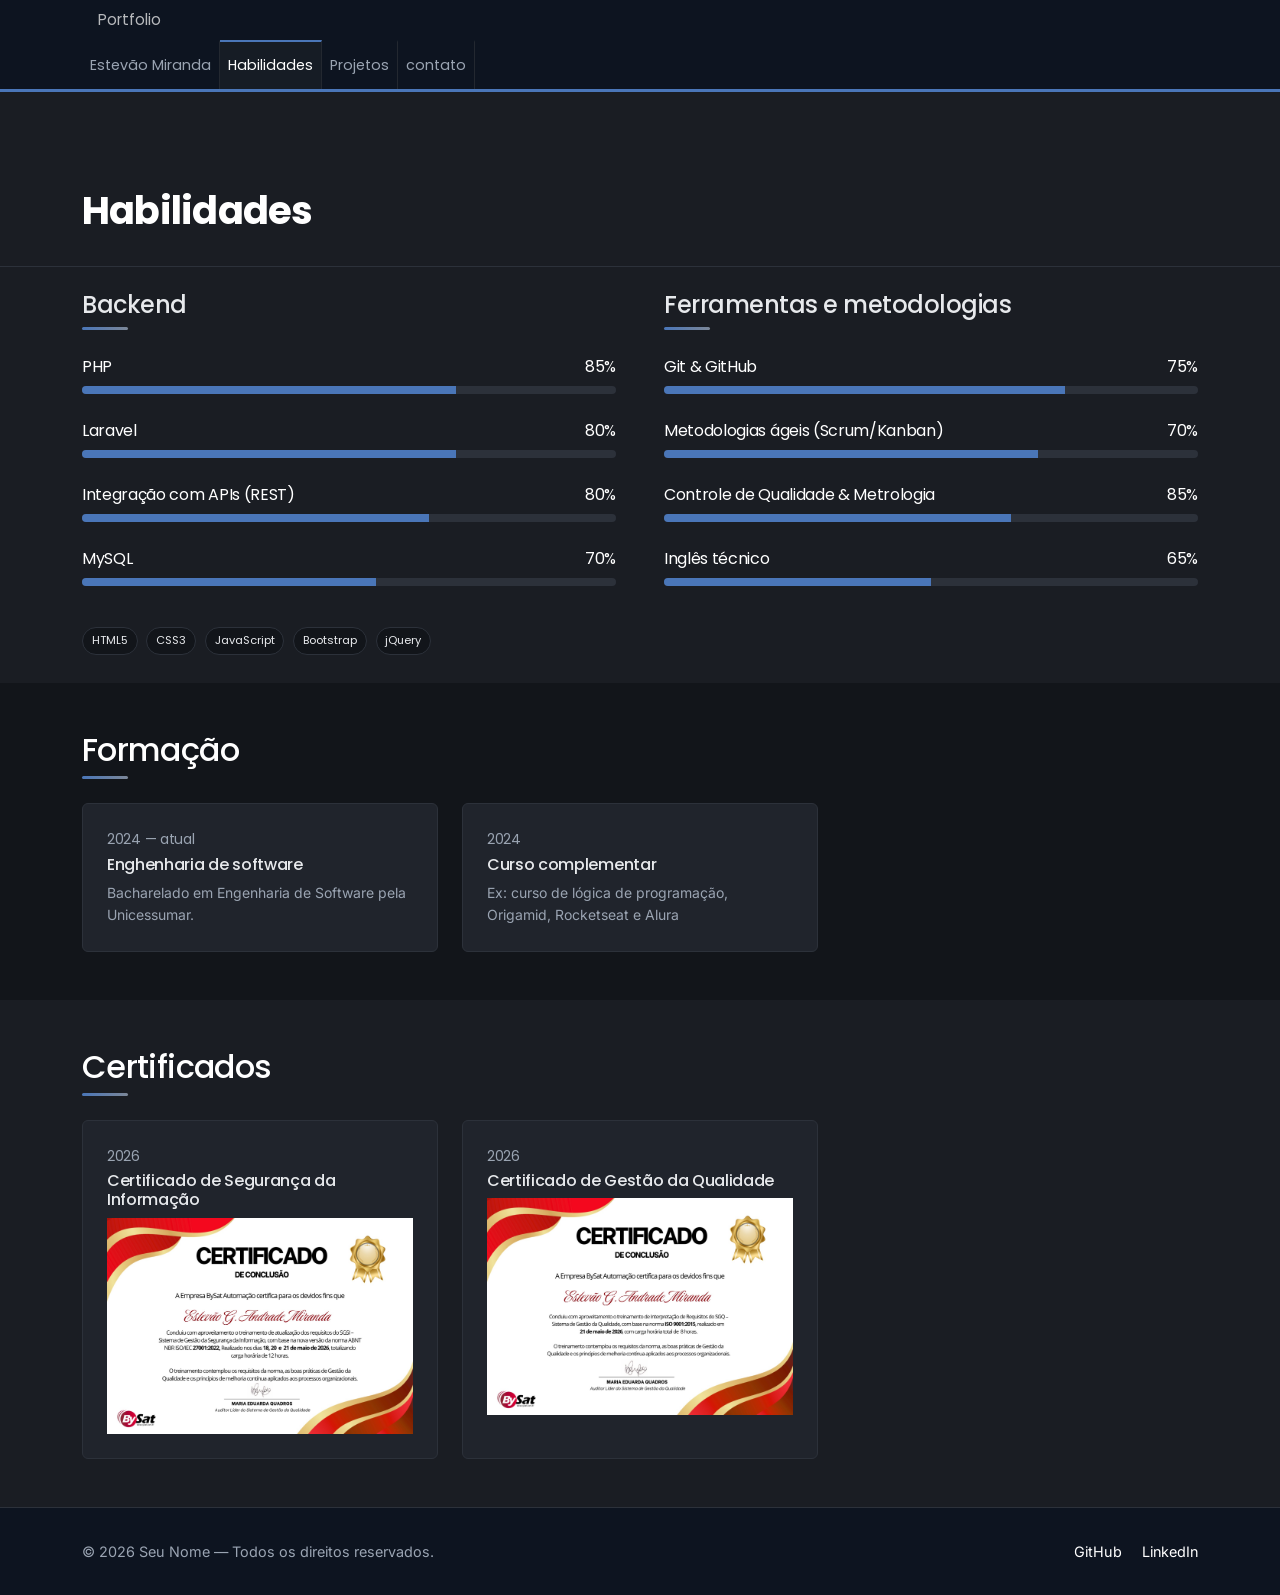
<file: habilidades.html>
<!DOCTYPE html>
<html lang="pt-BR">
<head>
  <meta charset="UTF-8" />
  <meta name="viewport" content="width=device-width, initial-scale=1.0" />
  <title>Habilidades | Estevão Miranda</title>

  <!-- SEO -->
  <meta name="description" content="Habilidades técnicas, ferramentas e formação de Estevão Miranda, desenvolvedor fullStack.">
  <meta name="author" content="Estevão Miranda">
  <meta name="robots" content="index, follow">
  <link rel="canonical" href="https://seusite.com.br/habilidades.html">
  <meta property="og:type" content="website">
  <meta property="og:title" content="Habilidades | Estevão Miranda">
  <meta property="og:description" content="Habilidades técnicas, ferramentas e formação de Estevão Miranda, desenvolvedor fullStack.">
  <meta property="og:url" content="https://seusite.com.br/habilidades.html">
  <meta property="og:locale" content="pt_BR">

  <link href="vendor/bootstrap/css/bootstrap.min.css" rel="stylesheet">
  <link rel="preconnect" href="https://fonts.googleapis.com">
  <link href="https://fonts.googleapis.com/css2?family=Inter:wght@400;500;600;700&family=Poppins:wght@500;600;700&display=swap" rel="stylesheet">
  <link rel="stylesheet" href="css/style.css">
</head>
<body>

  <!--  NAVBAR  -->
  <nav class="navbar navbar-expand-lg navbar-editor">
    <div class="container flex-column align-items-start">
      <span class="barra-titulo">Portfolio</span>
      <div class="d-flex w-100 justify-content-between align-items-center">
        <button class="navbar-toggler ms-auto d-lg-none" type="button" data-bs-toggle="collapse" data-bs-target="#menuPrincipal">
          <span class="navbar-toggler-icon"></span>
        </button>
        <div class="collapse navbar-collapse" id="menuPrincipal">
          <ul class="navbar-nav">
            <li class="nav-item"><a class="nav-link" href="index.html">Estevão Miranda</a></li>
            <li class="nav-item"><a class="nav-link" href="habilidades.html">Habilidades</a></li>
            <li class="nav-item"><a class="nav-link" href="projetos.html">Projetos</a></li>
            <li class="nav-item"><a class="nav-link" href="contato.html">contato</a></li>
          </ul>
        </div>
      </div>
    </div>
  </nav>

  <header class="secao-hero pb-4">
    <div class="container">
      <h1 class="hero-titulo titulo-pagina-secundaria">Habilidades</h1>
    </div>
  </header>

 <section class="py-4" id="secaoBarrasHabilidade">
    <div class="container">
      <div class="row g-5">

        <div class="col-md-6 revelar">
          <h2 class="h4 mb-4">Backend</h2>

          <div class="mb-4">
            <div class="d-flex justify-content-between fonte-mono"><span>PHP</span><span>85%</span></div>
            <div class="barra-habilidade"><div class="preenchimento" data-nivel="70"></div></div>
          </div>
          <div class="mb-4">
            <div class="d-flex justify-content-between fonte-mono"><span>Laravel</span><span>80%</span></div>
            <div class="barra-habilidade"><div class="preenchimento" data-nivel="70"></div></div>
          </div>
          <div class="mb-4">
            <div class="d-flex justify-content-between fonte-mono"><span>Integração com APIs (REST)</span><span>80%</span></div>
            <div class="barra-habilidade"><div class="preenchimento" data-nivel="65"></div></div>
          </div>
          <div class="mb-4">
            <div class="d-flex justify-content-between fonte-mono"><span>MySQL</span><span>70%</span></div>
            <div class="barra-habilidade"><div class="preenchimento" data-nivel="55"></div></div>
          </div>
        </div>

        <div class="col-md-6 revelar">
          <h2 class="h4 mb-4">Ferramentas e metodologias</h2>

          <div class="mb-4">
            <div class="d-flex justify-content-between fonte-mono"><span>Git &amp; GitHub</span><span>75%</span></div>
            <div class="barra-habilidade"><div class="preenchimento" data-nivel="75"></div></div>
          </div>
          <div class="mb-4">
            <div class="d-flex justify-content-between fonte-mono"><span>Metodologias ágeis (Scrum/Kanban)</span><span>70%</span></div>
            <div class="barra-habilidade"><div class="preenchimento" data-nivel="70"></div></div>
          </div>
          <div class="mb-4">
            <div class="d-flex justify-content-between fonte-mono"><span>Controle de Qualidade &amp; Metrologia</span><span>85%</span></div>
            <div class="barra-habilidade"><div class="preenchimento" data-nivel="65"></div></div>
          </div>
          <div class="mb-4">
            <div class="d-flex justify-content-between fonte-mono"><span>Inglês técnico</span><span>65%</span></div>
            <div class="barra-habilidade"><div class="preenchimento" data-nivel="50"></div></div>
          </div>
        </div>

      </div>
      <div class="mt-3 revelar">
        <span class="badge-tecnologia">HTML5</span>
        <span class="badge-tecnologia">CSS3</span>
        <span class="badge-tecnologia">JavaScript</span>
        <span class="badge-tecnologia">Bootstrap</span>
        <span class="badge-tecnologia">jQuery</span>
      </div>
    </div>
  </section>

  <!--  FORMAÇÃO  -->
  <section class="py-5 secao-alternada">
    <div class="container">
      <h2 class="mb-4">Formação</h2>

      <div class="row g-4">
        <div class="col-md-4 revelar">
          <div class="cartao">
            <p class="fonte-mono text-muted small mb-1">2024 — atual</p>
            <h3 class="h6">Enghenharia de software</h3>
            <p class="text-muted small mb-0">Bacharelado em Engenharia de Software pela Unicessumar.</p>
          </div>
        </div>
        <div class="col-md-4 revelar">
          <div class="cartao">
            <p class="fonte-mono text-muted small mb-1">2024</p>
            <h3 class="h6">Curso complementar</h3>
            <p class="text-muted small mb-0">Ex: curso de lógica de programação, Origamid, Rocketseat e Alura</p>
          </div>
        </div>
      </div>
    </div>
  </section>
    <!--  CERTIFICADOS  -->
  <section class="py-5">
    <div class="container">
      <h2 class="mb-4">Certificados</h2>
      <div class="row g-4">
        <div class="col-md-4 revelar">    
          <div class="cartao">
            <p class="fonte-mono text-muted small mb-1">2026</p>
            <h3 class="h6">Certificado de Segurança da Informação</h3>
            <img src="assets/ISO27001.jpeg" alt="ISO27001:2015" class="img-fluid" loading="lazy">
          </div>
        </div>
        <div class="col-md-4 revelar">
          <div class="cartao">
            <p class="fonte-mono text-muted small mb-1">2026</p>
            <h3 class="h6">Certificado de Gestão da Qualidade</h3>
            <img src="assets/ISO9001.jpeg" alt="ISO9001:2015" class="img-fluid" loading="lazy">
          </div>
        </div>
      </div>
    </div>
  </section>

  <footer>
    <div class="container d-flex flex-wrap justify-content-between align-items-center">
      <span>&copy; <span id="anoAtual"></span> Seu Nome — Todos os direitos reservados.</span>
      <div>
        <a href="https://github.com/seu-usuario" target="_blank" class="me-3">GitHub</a>
        <a href="https://linkedin.com/in/seu-usuario" target="_blank">LinkedIn</a>
      </div>
    </div>
  </footer>

  <button id="botaoTopo" title="Voltar ao topo">&uarr;</button>

  <script src="vendor/jquery/jquery.min.js"></script>
  <script src="vendor/bootstrap/js/bootstrap.bundle.min.js"></script>
  <script src="js/script.js"></script>
  <script>$("#anoAtual").text(new Date().getFullYear());</script>
</body>
</html>
</file>
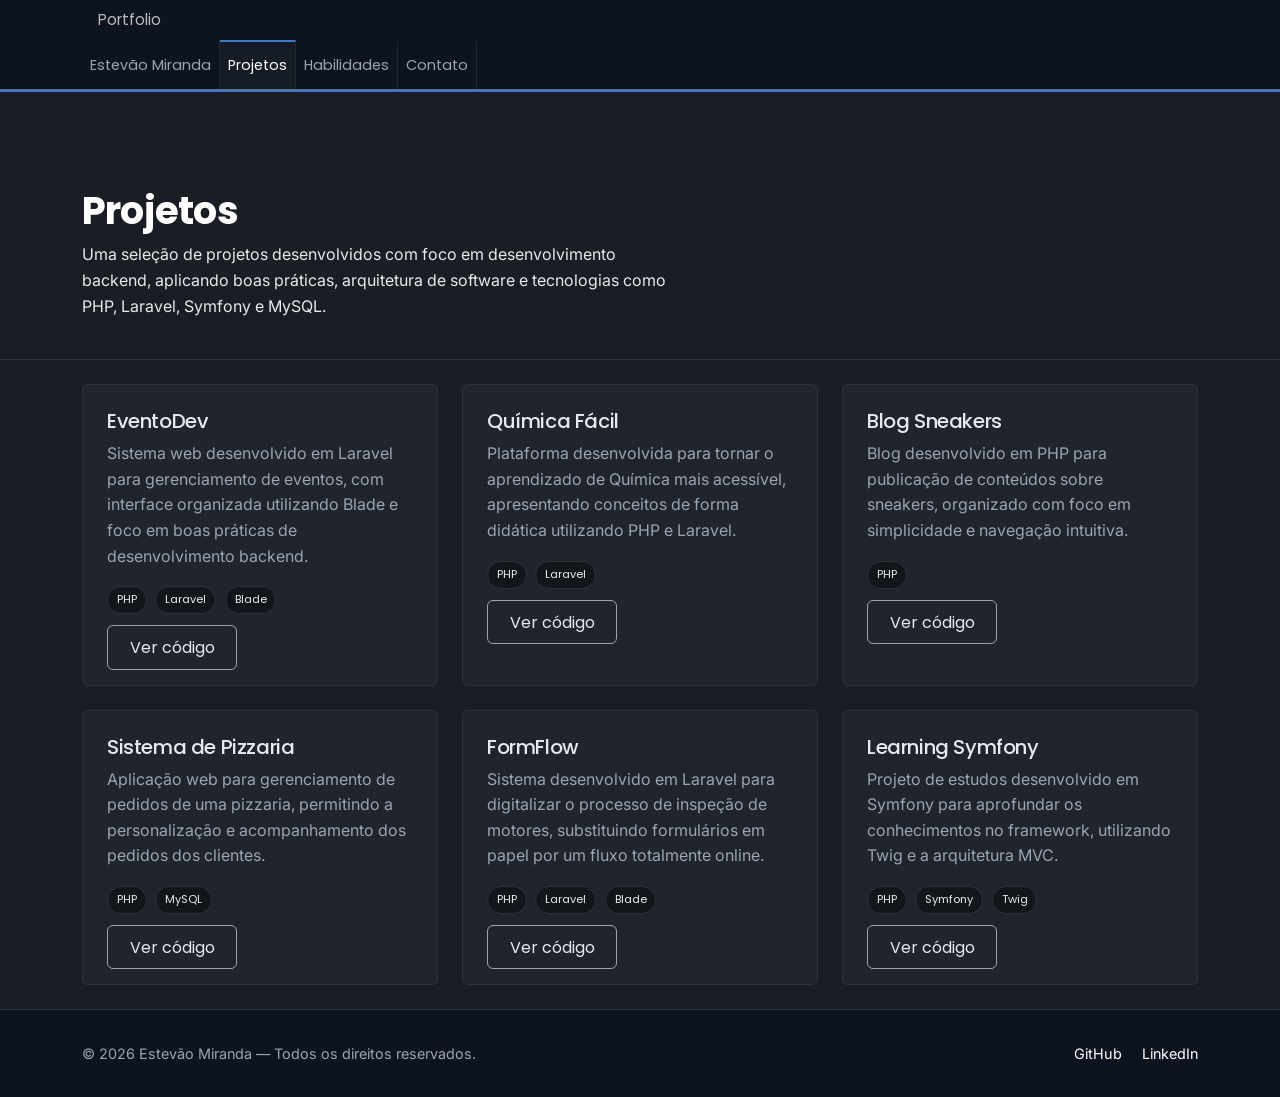
<file: projetos.html>
<!DOCTYPE html>
<html lang="pt-BR">
<head>
  <meta charset="UTF-8" />
  <meta name="viewport" content="width=device-width, initial-scale=1.0" />
  <title>Projetos | Estevão Miranda</title>

  <!-- SEO básico -->
  <meta name="description" content="Conheça os projetos front-end desenvolvidos por Estevão Miranda, com links de código e demonstração.">
  <meta name="author" content="Estevão Miranda">
  <meta name="robots" content="index, follow">
  <link rel="canonical" href="https://seusite.com.br/projetos.html">
  <meta property="og:type" content="website">
  <meta property="og:title" content="Projetos | Estevão Miranda">
  <meta property="og:description" content="Conheça os projetos front-end desenvolvidos por Estevão Miranda.">
  <meta property="og:url" content="https://seusite.com.br/projetos.html">
  <meta property="og:locale" content="pt_BR">
  <link href="vendor/bootstrap/css/bootstrap.min.css" rel="stylesheet">
  <link rel="preconnect" href="https://fonts.googleapis.com">
  <link href="https://fonts.googleapis.com/css2?family=Inter:wght@400;500;600;700&family=Poppins:wght@500;600;700&display=swap" rel="stylesheet">
  <link rel="stylesheet" href="css/style.css">
</head>
<body>

  <!--  NAVBAR  -->
  <nav class="navbar navbar-expand-lg navbar-editor">
    <div class="container flex-column align-items-start">
      <span class="barra-titulo">Portfolio</span>
      <div class="d-flex w-100 justify-content-between align-items-center">
        <button class="navbar-toggler ms-auto d-lg-none" type="button" data-bs-toggle="collapse" data-bs-target="#menuPrincipal">
          <span class="navbar-toggler-icon"></span>
        </button>
        <div class="collapse navbar-collapse" id="menuPrincipal">
          <ul class="navbar-nav">
            <li class="nav-item"><a class="nav-link" href="index.html">Estevão Miranda</a></li>
            <li class="nav-item"><a class="nav-link" href="projetos.html">Projetos</a></li>
            <li class="nav-item"><a class="nav-link" href="habilidades.html">Habilidades</a></li>
            <li class="nav-item"><a class="nav-link" href="contato.html">Contato</a></li>
          </ul>
        </div>
      </div>
    </div>
  </nav>

  <header class="secao-hero pb-4">
    <div class="container">
      <h1 class="hero-titulo titulo-pagina-secundaria">Projetos</h1>
      <p class="texto-introducao-secao">
        Uma seleção de projetos desenvolvidos com foco em desenvolvimento backend, aplicando boas práticas, arquitetura de software e tecnologias como PHP, Laravel, Symfony e MySQL.
      </p>
    </div>
  </header>

  <section class="py-4">
    <div class="container">

      <h2 class="visually-hidden">Lista de projetos</h2>

       <div class="row g-4">
        <!-- EventoDev -->
        <div class="col-md-6 col-lg-4 item-projeto" data-tecnologias="php,laravel,blade">
          <div class="cartao revelar">
            <h3 class="h5">EventoDev</h3>
            <p class="text-muted">
              Sistema web desenvolvido em Laravel para gerenciamento de eventos,
              com interface organizada utilizando Blade e foco em boas práticas de
              desenvolvimento backend.
            </p>
            <div class="mb-3">
              <span class="badge-tecnologia">PHP</span>
              <span class="badge-tecnologia">Laravel</span>
              <span class="badge-tecnologia">Blade</span>
            </div>
            <a href="https://github.com/EstevaoA98/EventDev" target="_blank" class="btn-contorno btn-sm">
              Ver código
            </a>
          </div>
        </div>

        <!-- Química Fácil -->
        <div class="col-md-6 col-lg-4 item-projeto" data-tecnologias="php,laravel">
          <div class="cartao revelar">
            <h3 class="h5">Química Fácil</h3>
            <p class="text-muted">
              Plataforma desenvolvida para tornar o aprendizado de Química mais
              acessível, apresentando conceitos de forma didática utilizando PHP e
              Laravel.
            </p>
            <div class="mb-3">
              <span class="badge-tecnologia">PHP</span>
              <span class="badge-tecnologia">Laravel</span>
            </div>
            <a href="https://github.com/EstevaoA98/QuimicaFacil-PHP-Laravel" target="_blank" class="btn-contorno btn-sm">
              Ver código
            </a>
          </div>
        </div>

        <!-- Blog Sneakers -->
        <div class="col-md-6 col-lg-4 item-projeto" data-tecnologias="php">
          <div class="cartao revelar">
            <h3 class="h5">Blog Sneakers</h3>
            <p class="text-muted">
              Blog desenvolvido em PHP para publicação de conteúdos sobre sneakers,
              organizado com foco em simplicidade e navegação intuitiva.
            </p>
            <div class="mb-3">
              <span class="badge-tecnologia">PHP</span>
            </div>
            <a href="https://github.com/EstevaoA98/BlogSneakers" target="_blank" class="btn-contorno btn-sm">
              Ver código
            </a>
          </div>
        </div>

        <!-- Projeto Pizzaria -->
        <div class="col-md-6 col-lg-4 item-projeto" data-tecnologias="php,mysql">
          <div class="cartao revelar">
            <h3 class="h5">Sistema de Pizzaria</h3>
            <p class="text-muted">
              Aplicação web para gerenciamento de pedidos de uma pizzaria,
              permitindo a personalização e acompanhamento dos pedidos dos clientes.
            </p>
            <div class="mb-3">
              <span class="badge-tecnologia">PHP</span>
              <span class="badge-tecnologia">MySQL</span>
            </div>
            <a href="https://github.com/EstevaoA98/PROJETO-Pizzaria" target="_blank" class="btn-contorno btn-sm">
              Ver código
            </a>
          </div>
        </div>

        <!-- FormFlow -->
        <div class="col-md-6 col-lg-4 item-projeto" data-tecnologias="php,laravel,blade">
          <div class="cartao revelar">
            <h3 class="h5">FormFlow</h3>
            <p class="text-muted">
              Sistema desenvolvido em Laravel para digitalizar o processo de
              inspeção de motores, substituindo formulários em papel por um fluxo
              totalmente online.
            </p>
            <div class="mb-3">
              <span class="badge-tecnologia">PHP</span>
              <span class="badge-tecnologia">Laravel</span>
              <span class="badge-tecnologia">Blade</span>
            </div>
            <a href="https://github.com/EstevaoA98/FormFlow" target="_blank" class="btn-contorno btn-sm">
              Ver código
            </a>
          </div>
        </div>

        <!-- Learning Symfony -->
        <div class="col-md-6 col-lg-4 item-projeto" data-tecnologias="php,symfony,twig">
          <div class="cartao revelar">
            <h3 class="h5">Learning Symfony</h3>
            <p class="text-muted">
              Projeto de estudos desenvolvido em Symfony para aprofundar os
              conhecimentos no framework, utilizando Twig e a arquitetura MVC.
            </p>
            <div class="mb-3">
              <span class="badge-tecnologia">PHP</span>
              <span class="badge-tecnologia">Symfony</span>
              <span class="badge-tecnologia">Twig</span>
            </div>
            <a href="https://github.com/EstevaoA98/LearningSymfony" target="_blank" class="btn-contorno btn-sm">
              Ver código
            </a>
          </div>
        </div>

      </div>
    </div>
  </section>

  <footer>
    <div class="container d-flex flex-wrap justify-content-between align-items-center">
      <span>&copy; <span id="anoAtual"></span> Estevão Miranda — Todos os direitos reservados.</span>
      <div>
        <a href="https://github.com/EstevaoA98" target="_blank" class="me-3">GitHub</a>
        <a href="https://www.linkedin.com/in/estevaomiranda/" target="_blank">LinkedIn</a>
      </div>
    </div>
  </footer>

  <button id="botaoTopo" title="Voltar ao topo">&uarr;</button>

  <script src="vendor/jquery/jquery.min.js"></script>
  <script src="vendor/bootstrap/js/bootstrap.bundle.min.js"></script>
  <script src="js/script.js"></script>
  <script>$("#anoAtual").text(new Date().getFullYear());</script>
</body>
</html>
</file>
<file: css/style.css>
:root {
  --cor-fundo: #1a1d23;          
  --cor-fundo-alt: #12151a;      
  --cor-superficie: #0d1420;      
  --cor-cartao: #20242c;          
  --cor-texto: #e7e9ec;           
  --cor-texto-suave: #9aa4b2;     
  --cor-acento: #4a76b8;          
  --cor-acento-escuro: #2f4d78;   
  --cor-acento-2: #7c8798;       
  --cor-borda: #2c313a;

  --fonte-titulo: "Poppins", "Segoe UI", Arial, sans-serif;
  --fonte-texto: "Inter", "Segoe UI", Arial, sans-serif;

  --raio: 6px;
  --transicao: 0.2s ease;
}

* {
  box-sizing: border-box;
}

body {
  background-color: var(--cor-fundo);
  color: var(--cor-texto);
  font-family: var(--fonte-texto);
  line-height: 1.6;
}

h1, h2, h3, h4, .fonte-mono {
  font-family: var(--fonte-titulo);
  letter-spacing: -0.02em;
  color: #fff;
}

a {
  color: var(--cor-acento);
  text-decoration: none;
}

a:hover {
  color: #6f9ad6;
}

.text-muted {
  color: var(--cor-texto-suave) !important;
}

/* Marcador tipo "comentário de código" */
.rotulo-comentario {
  display: inline-block;
  font-family: var(--fonte-titulo);
  font-size: 0.85rem;
  color: #6f9ad6;
  margin-bottom: 0.5rem;
}

.rotulo-comentario::before {
  content: "// ";
  color: var(--cor-texto-suave);
}

/* Barra de navegação estilo "abas de editor" */
.navbar-editor {
  background-color: var(--cor-superficie);
  border-bottom: 3px solid var(--cor-acento);
  padding: 0;
}

.navbar-editor .barra-titulo {
  font-family: var(--fonte-titulo);
  color: #fff;
  font-size: 0.95rem;
  padding: 0.5rem 1rem;
  opacity: 0.7;
}

.navbar-editor .nav-link {
  font-family: var(--fonte-titulo);
  font-size: 0.9rem;
  color: #9aa4b2;
  padding: 0.75rem 1.1rem;
  border-right: 1px solid #232830;
  border-top: 2px solid transparent;
  transition: var(--transicao);
}

.navbar-editor .nav-link:hover {
  color: #fff;
  background-color: #161c25;
}

.navbar-editor .nav-link.active {
  color: #fff;
  background-color: #161c25;
  border-top: 2px solid var(--cor-acento);
}

.navbar-editor .nav-link .ponto {
  color: var(--cor-acento);
}

.navbar-toggler {
  border-color: var(--cor-borda) !important;
}

.navbar-toggler-icon {
  filter: invert(1);
}

/* Hero */
.secao-hero {
  padding: 6rem 0 4rem;
  border-bottom: 1px solid var(--cor-borda);
}

.hero-titulo {
  font-size: clamp(2rem, 5vw, 3.2rem);
  font-weight: 700;
  color: #fff;
}

.hero-cursor {
  display: inline-block;
  width: 3px;
  background-color: var(--cor-acento);
  margin-left: 4px;
  animation: piscar 1s steps(1) infinite;
}

@keyframes piscar {
  50% { opacity: 0; }
}

/* Cartões (projetos, habilidades) */
.cartao {
  background-color: var(--cor-cartao);
  border: 1px solid var(--cor-borda);
  border-radius: var(--raio);
  padding: 1.5rem;
  height: 100%;
  transition: transform var(--transicao), box-shadow var(--transicao);
}

.cartao:hover {
  transform: translateY(-4px);
  box-shadow: 0 10px 25px rgba(0, 0, 0, 0.35);
  border-color: var(--cor-acento);
}

.badge-tecnologia {
  font-family: var(--fonte-titulo);
  font-size: 0.7rem;
  background-color: var(--cor-fundo-alt);
  border: 1px solid var(--cor-borda);
  color: var(--cor-texto);
  padding: 0.25rem 0.55rem;
  border-radius: 999px;
  margin: 0 0.3rem 0.3rem 0;
  display: inline-block;
}

/* Botões */
.btn-acento {
  background-color: var(--cor-acento);
  color: #fff;
  border: none;
  font-family: var(--fonte-titulo);
  padding: 0.65rem 1.4rem;
  border-radius: var(--raio);
  transition: var(--transicao);
}

.btn-acento:hover {
  background-color: var(--cor-acento-escuro);
  color: #fff;
}

.btn-contorno {
  border: 1px solid var(--cor-texto-suave);
  color: var(--cor-texto);
  font-family: var(--fonte-titulo);
  padding: 0.6rem 1.35rem;
  border-radius: var(--raio);
  transition: var(--transicao);
}

.btn-contorno:hover {
  background-color: var(--cor-acento);
  border-color: var(--cor-acento);
  color: #fff;
}

/* Barras de habilidade */
.barra-habilidade {
  height: 8px;
  border-radius: 999px;
  background-color: var(--cor-borda);
  overflow: hidden;
  margin-top: 0.4rem;
}

.barra-habilidade .preenchimento {
  height: 100%;
  background-color: var(--cor-acento);
  width: 0%;
  transition: width 1.1s ease;
}

/* Filtros de projeto */
.filtro-tecnologia {
  font-family: var(--fonte-titulo);
  font-size: 0.85rem;
  background: transparent;
  border: 1px solid var(--cor-borda);
  color: var(--cor-texto);
  padding: 0.4rem 0.9rem;
  border-radius: 999px;
  margin: 0 0.4rem 0.5rem 0;
  transition: var(--transicao);
}

.filtro-tecnologia:hover,
.filtro-tecnologia.ativo {
  background-color: var(--cor-acento);
  color: #fff;
  border-color: var(--cor-acento);
}

/* Formulário de contato */
.form-control,
textarea.form-control {
  background-color: var(--cor-cartao);
  border: 1px solid var(--cor-borda);
  color: var(--cor-texto);
}

.form-control::placeholder {
  color: var(--cor-texto-suave);
}

.form-control:focus {
  background-color: var(--cor-cartao);
  color: var(--cor-texto);
  border-color: var(--cor-acento);
  box-shadow: 0 0 0 0.2rem rgba(74, 118, 184, 0.25);
}

.form-label {
  color: var(--cor-texto-suave);
}

.mensagem-status {
  display: none;
  padding: 0.8rem 1rem;
  border-radius: var(--raio);
  font-size: 0.9rem;
  margin-top: 1rem;
}

.mensagem-status.sucesso {
  background-color: rgba(74, 118, 184, 0.15);
  color: #8fb4e5;
  border: 1px solid var(--cor-acento);
}

.mensagem-status.erro {
  background-color: rgba(184, 92, 74, 0.15);
  color: #e0a08f;
  border: 1px solid #b85c4a;
}

/* Animação de entrada ao rolar a página */
.revelar {
  opacity: 0;
  transform: translateY(18px);
  transition: opacity 0.6s ease, transform 0.6s ease;
}

.revelar.visivel {
  opacity: 1;
  transform: translateY(0);
}

/* Botão voltar ao topo */
#botaoTopo {
  position: fixed;
  right: 1.2rem;
  bottom: 1.2rem;
  display: none;
  width: 42px;
  height: 42px;
  border-radius: 50%;
  background-color: var(--cor-acento);
  color: #fff;
  border: none;
  font-size: 1rem;
  z-index: 999;
}

/* Rodapé */
footer {
  background-color: var(--cor-superficie);
  color: var(--cor-texto-suave);
  padding: 2rem 0;
  font-size: 0.9rem;
  border-top: 1px solid var(--cor-borda);
}

footer a {
  color: #fff;
}

/* Seções com fundo alternado */
.secao-alternada {
  background-color: var(--cor-fundo-alt);
}

/* Classes auxiliares (substituem estilos inline) */
.titulo-pagina-secundaria {
  font-size: 2.4rem;
}

.texto-introducao {
  max-width: 620px;
  color: var(--cor-muted);
}

.texto-introducao-secao {
  max-width: 600px;
  color: var(--cor-muted);
}

.destaque-nome {
  color: var(--cor-acento-2);
}

.foto-perfil {
  max-width: 320px;
  border-radius: var(--raio);
  border: 3px solid var(--cor-superficie);
}

/* Linha decorativa sob os títulos de seção (estilização extra) */
h2 {
  position: relative;
  padding-bottom: 0.6rem;
}

h2::after {
  content: "";
  position: absolute;
  left: 0;
  bottom: 0;
  width: 46px;
  height: 3px;
  background: linear-gradient(90deg, var(--cor-acento), var(--cor-acento-2));
  border-radius: 999px;
}

.text-center h2::after {
  left: 50%;
  transform: translateX(-50%);
}

/* Spinner de carregamento no botão de envio */
.spinner-envio {
  display: inline-block;
  width: 14px;
  height: 14px;
  border: 2px solid rgba(255, 255, 255, 0.4);
  border-top-color: #fff;
  border-radius: 50%;
  margin-right: 0.5rem;
  animation: girar 0.6s linear infinite;
  vertical-align: -2px;
}

@keyframes girar {
  to { transform: rotate(360deg); }
}

.btn-acento:disabled {
  opacity: 0.75;
  cursor: not-allowed;
}

.btn-acento:active:not(:disabled) {
  transform: translateY(1px);
}

/* =========================================================
   RESPONSIVIDADE
   ========================================================= */
@media (max-width: 992px) {
  .navbar-editor .nav-link {
    border-right: none;
    border-top: none;
    border-left: 2px solid transparent;
  }
  .navbar-editor .nav-link.active {
    border-top: none;
    border-left: 2px solid var(--cor-acento);
  }
}

@media (max-width: 768px) {
  .secao-hero {
    padding: 3.5rem 0 2.5rem;
    text-align: center;
  }
  .hero-titulo {
    font-size: 2rem;
  }
}

@media (max-width: 576px) {
  .cartao {
    padding: 1.1rem;
  }
  .btn-acento,
  .btn-contorno {
    width: 100%;
    text-align: center;
  }
}
</file>
